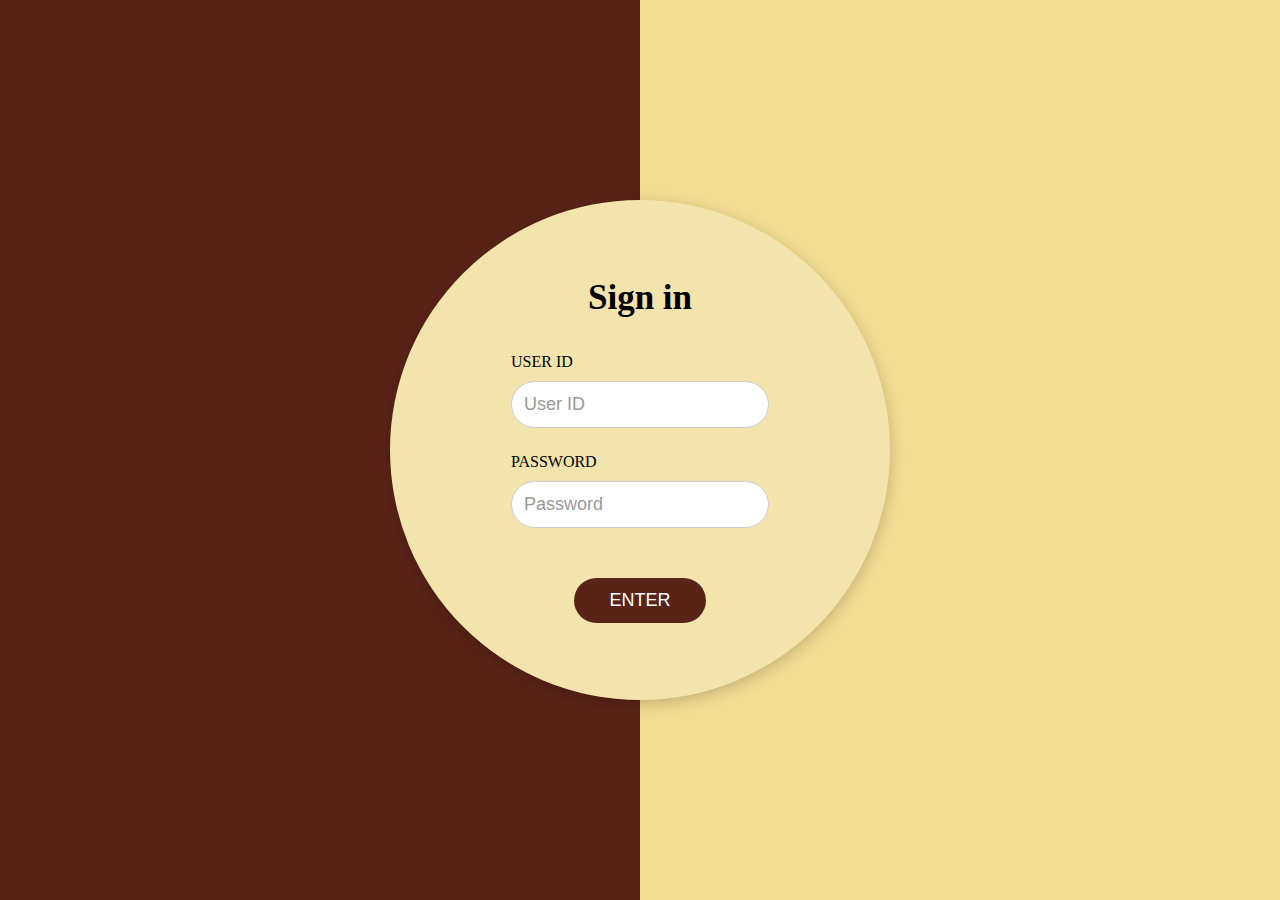
<file: All files/Index.html>
<!DOCTYPE html>
<html lang="en">
<head>
  <meta charset="UTF-8">
  <meta name="viewport" content="width=device-width, initial-scale=1.0">
  <title>Login Page</title>
  <link rel="stylesheet" href="CSS/Index.css">
</head>
<body>
  <div class="container">
    <div class="login-box">
      <h2>Sign in</h2>
      <form onsubmit="return handleLogin(event)">
        <div class="input-group">
          <label for="user-id">USER ID</label>
          <input type="text" id="user-id" name="user-id" placeholder="User ID" required>
        </div>
        <div class="input-group">
          <label for="password">PASSWORD</label>
          <input type="password" id="password" name="password" placeholder="Password" required>
        </div>
        <button type="submit" class="enter-btn">ENTER</button>
      </form>
    </div>
  </div>
  <div id="popup" class="popup">
    <div class="popup-content">
      <span class="close-btn" onclick="closePopup()">&times;</span>
      <p id="popup-message">Incorrect User ID or Password. Please try again.</p>
    </div>
  </div>
  <div id="login-popup" class="popup">
    <div class="popup-content">
      <span class="close-btn" onclick="closePopup()">&times;</span>
      <form onsubmit="handleLogin(event)">
        <div class="input-group">
          <label for="user-id">USER ID</label>
          <input type="text" id="user-id" name="user-id" placeholder="User ID" required>
        </div>
        <div class="input-group">
          <label for="password">PASSWORD</label>
          <input type="password" id="password" name="password" placeholder="Password" required>
        </div>
        <button type="submit" class="enter-btn">ENTER</button>
      </form>
    </div>
  </div>
  
  <div id="login-success-popup" class="popup-success">
    <div class="popup-success-content">
      <span class="close-success-btn" onclick="closeLoginSuccessPopup()">&times;</span>
      <p>Login successful!</p>
    </div>
  </div>
  <div id="popup-background"></div>
  <script src="javascript/Index.js"></script>
</body>
</html>
</file>
<file: All files/CSS/Index.css>
* {
  margin: 0;
  padding: 0;
  box-sizing: border-box;
  font-family: Arial, sans-serif;
}

body {
  display: flex;
  justify-content: center;
  align-items: center;
  height: 100vh;
  background: linear-gradient(to right, #5A2317 50%, #F3DD92 50%);
}

.container {
  display: flex;
  justify-content: center;
  align-items: center;
  height: 100%;
}

.login-box {
  background: #F2E4AC;
  border-radius: 50%;
  padding: 50px; /* Increased padding for better spacing */
  width: 500px; /* Increased width */
  height: 500px; /* Increased height */
  display: flex;
  flex-direction: column;
  justify-content: center;
  align-items: center;
  box-shadow: 0px 4px 15px rgba(0, 0, 0, 0.2);
}

h2 {
  margin-bottom: 35px; /* Slightly increased margin */
  font-size: 35px; /* Increased font size */
  font-family: Roboto Mono;
  font-weight: bold;
  color: #000;
}

.input-group {
  margin-bottom: 25px; /* Increased margin for spacing */
  width: 100%;
}

label {
  display: block;
  margin-bottom: 10px; /* Slightly larger spacing between label and input */
  font-family: inter;
  font-weight: extra-bold;
  color: #000;
}

input {
  width: 100%;
  padding: 12px; /* Increased padding for larger input fields */
  border-radius: 25px;
  border: 1px solid #ccc;
  outline: none;
  font-size: 18px; /* Increased font size for readability */
}

input::placeholder {
  color: #999;
}
/* Centering the button inside the form */
form {
  display: flex;
  flex-direction: column; /* Stack items vertically */
  align-items: center; /* Center align form elements horizontally */
}




.enter-btn {
  background-color: #5A2317;
  color: white;
  border: none;
  padding: 12px 35px; /* Increased padding for a bigger button */
  border-radius: 25px;
  cursor: pointer;
  font-size: 18px; /* Increased font size for button text */
  margin-top: 25px; /* More space between the input and button */
  transition: background-color 0.3s ease;
}

.enter-btn:hover {
  background-color: #3e1a12;
}
/* Popup styles */
.popup {
  display: none; /* Hidden by default */
  position: fixed;
  top: 50%; /* Center vertically */
  left: 50%; /* Center horizontally */
  transform: translate(-50%, -50%);
  background-color: #ffffff;
  padding: 25px;
  width: 320px;
  max-width: 90%; /* Makes it responsive */
  text-align: center;
  border-radius: 12px;
  box-shadow: 0px 8px 16px rgba(0, 0, 0, 0.3); /* Soft shadow for depth */
  animation: popupFadeIn 0.4s ease-out; /* Fade-in effect */
  z-index: 1000; /* Ensures it stays on top */
  
}
#popup-background {
  position: fixed;
  top: 0;
  left: 0;
  width: 100%;
  height: 100%;
  background-color: rgba(0, 0, 0, 0.5);
  z-index: 1;
  display: none;
}

.popup-content {
  padding: 10px 20px;
}

.popup p {
  color: #333;
  font-size: 16px;
  margin-bottom: 15px;
}
.popup-success {
  display: none; /* Hidden by default */
  position: fixed;
  top: 50%; /* Center vertically */
  left: 50%; /* Center horizontally */
  transform: translate(-50%, -50%);
  background-color: #ffffff;
  padding: 25px;
  width: 320px;
  max-width: 90%; /* Makes it responsive */
  text-align: center;
  border-radius: 12px;
  box-shadow: 0px 8px 16px rgba(0, 0, 0, 0.3); /* Soft shadow for depth */
  animation: popupFadeIn 0.4s ease-out; /* Fade-in effect */
  z-index: 1000; /* Ensures it stays on top */
}

.popup-successs-content {
  position: relative;
  margin-top: 200px;
  background-color: #fefefe;
  margin: auto;
  padding: 20px;
  border: 1px solid #888;
  width: 300px;
  text-align: center;
  border-radius: 10px;
}

.close-success-btn {
  position: absolute;
  top: 10px;
  right: 10px;
  font-size: 24px;
  cursor: pointer;
}

.close-btn {
  position: absolute;
  top: 10px;
  right: 10px;
  font-size: 24px;
  font-weight: bold;
  color: #cd0202;
  cursor: pointer;
  transition: color 0.2s ease;
}

.close-btn:hover {
  color: #6e0101;
}

/* Fade-in animation for popup */
@keyframes popupFadeIn {
  from {
    opacity: 0;
    transform: translate(-50%, -60%);
  }
  to {
    opacity: 1;
    transform: translate(-50%, -50%);
  }
}
</file>
